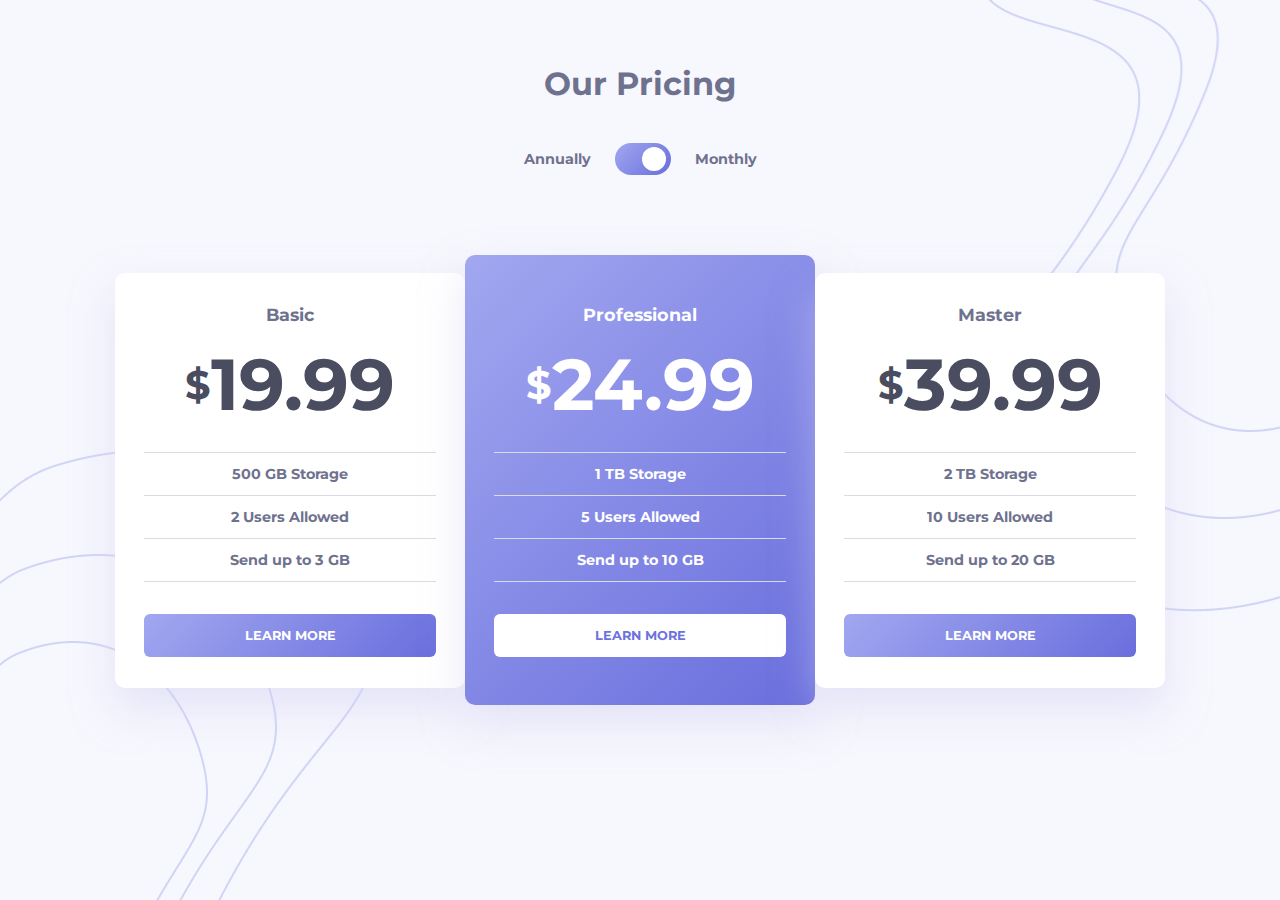
<file: docs/index.html>
<!DOCTYPE html>
<html lang="en">
<head>
    <meta charset="UTF-8">
    <meta http-equiv="X-UA-Compatible" content="IE=edge">
    <meta name="viewport" content="width=device-width, initial-scale=1.0">
    <link rel="stylesheet" href="css/style.min.css">
    <title>Choose a Price</title>
</head>
<body>
    <div class="container">
        <div class="bc-lines"></div>
        <div class="price-title">
            <h1 class="title">Our Pricing</h1>
        </div>

        <form class="price__checkbox">
            <p class="checkbox-text">Annually</p>
            <input type="checkbox" id="checkbox" class="checkbox-input" checked>
            <label for="checkbox" class="checkbox-label"></label>
            <p class="checkbox-text">Monthly</p>
        </form>

        <div class="price__card">
            <div class="card-body">
                <p class="card-title">Basic</p>
                <div class="card-price">
                    <p class="card-price-sum currency">$</p>
                    <p class="card-price-sum sum" data-sum="19.99">19.99</p>
                </div>
                <div class="card-service">
                    <p class="card-desc">500 GB Storage</p>
                    <p class="card-desc">2 Users Allowed</p>
                    <p class="card-desc">Send up to 3 GB</p>
                </div>

                <button class="card-btn">LEARN MORE</button>
            </div>
            <div class="card-body card-body-active">
                <p class="card-title">Professional</p>
                <div class="card-price">
                    <p class="card-price-sum currency">$</p>
                    <p class="card-price-sum sum" data-sum="24.99">24.99</p>
                </div>
                <div class="card-service">
                    <p class="card-desc">1 TB Storage</p>
                    <p class="card-desc">5 Users Allowed</p>
                    <p class="card-desc">Send up to 10 GB</p>
                </div>

                <button class="card-btn">LEARN MORE</button>
            </div>
            <div class="card-body">
                <p class="card-title">Master</p>
                <div class="card-price">
                    <p class="card-price-sum currency">$</p>
                    <p class="card-price-sum sum" data-sum="39.99">39.99</p>
                </div>
                <div class="card-service">
                    <p class="card-desc">2 TB Storage</p>
                    <p class="card-desc">10 Users Allowed</p>
                    <p class="card-desc">Send up to 20 GB</p>
                </div>

                <button class="card-btn">LEARN MORE</button>
            </div>
        </div>
    </div>
    <script src="js/app.min.js" type="module"></script>
</body>
</html>
</file>
<file: docs/css/style.min.css>
@font-face {
  font-family: Montserrat;
  font-display: swap;
  src: url("../fonts/Montserrat-Black.woff2") format("woff2"), url("../fonts/Montserrat-Black.woff") format("woff");
  font-weight: 900;
  font-style: normal;
}
@font-face {
  font-family: Montserrat;
  font-display: swap;
  src: url("../fonts/Montserrat-Bold.woff2") format("woff2"), url("../fonts/Montserrat-Bold.woff") format("woff");
  font-weight: 700;
  font-style: normal;
}
@font-face {
  font-family: Montserrat;
  font-display: swap;
  src: url("../fonts/Montserrat-ExtraBold.woff2") format("woff2"), url("../fonts/Montserrat-ExtraBold.woff") format("woff");
  font-weight: 800;
  font-style: normal;
}
@font-face {
  font-family: Montserrat;
  font-display: swap;
  src: url("../fonts/Montserrat-ExtraLight.woff2") format("woff2"), url("../fonts/Montserrat-ExtraLight.woff") format("woff");
  font-weight: 200;
  font-style: normal;
}
@font-face {
  font-family: Montserrat;
  font-display: swap;
  src: url("../fonts/Montserrat-Light.woff2") format("woff2"), url("../fonts/Montserrat-Light.woff") format("woff");
  font-weight: 300;
  font-style: normal;
}
@font-face {
  font-family: Montserrat;
  font-display: swap;
  src: url("../fonts/Montserrat-Medium.woff2") format("woff2"), url("../fonts/Montserrat-Medium.woff") format("woff");
  font-weight: 500;
  font-style: normal;
}
@font-face {
  font-family: Montserrat;
  font-display: swap;
  src: url("../fonts/Montserrat-Regular.woff2") format("woff2"), url("../fonts/Montserrat-Regular.woff") format("woff");
  font-weight: 400;
  font-style: normal;
}
@font-face {
  font-family: Montserrat;
  font-display: swap;
  src: url("../fonts/Montserrat-SemiBold.woff2") format("woff2"), url("../fonts/Montserrat-SemiBold.woff") format("woff");
  font-weight: 600;
  font-style: normal;
}
@font-face {
  font-family: Montserrat;
  font-display: swap;
  src: url("../fonts/Montserrat-Thin.woff2") format("woff2"), url("../fonts/Montserrat-Thin.woff") format("woff");
  font-weight: 100;
  font-style: normal;
}
p {
  padding: 0;
  margin: 0;
}

input, label, li, ol, ul {
  padding: 0;
  margin: 0;
  border: none;
  outline: none;
}

button {
  border: none;
  outline: none;
  cursor: pointer;
  font-family: "Montserrat";
}

body {
  position: relative;
  box-sizing: border-box;
  font-family: "Montserrat";
  padding: 0;
  margin: 0;
  background: #F7F7FE;
  min-width: 320px;
  width: 100%;
  height: 100%;
  background-image: url("../img/lines.png");
  background-repeat: no-repeat;
  background-attachment: fixed;
  background-position: 150px -150px;
}
@media screen and (min-width: 480px) {
  body {
    background-position: 180px -150px;
  }
}
@media screen and (min-width: 580px) {
  body {
    background-position: 150% -150px;
  }
}
@media screen and (min-width: 1024px) {
  body {
    background-image: url("../img/lines.png"), url("../img/lines-sec.png");
    background-position: 120% -150px, -100px 450px;
  }
}

.container {
  padding: 0 20px;
  margin: 0 auto;
}
@media screen and (min-width: 768px) {
  .container {
    padding: 0 40px;
  }
}
@media screen and (min-width: 1024px) {
  .container {
    padding: 0 60px;
  }
}

.price-title {
  display: flex;
  justify-content: center;
  padding: 64px 0 0;
}

.title {
  margin: 0;
  padding: 0;
  font-weight: 700;
  font-size: 2rem;
  color: #6E728E;
}

.price__checkbox {
  display: flex;
  justify-content: center;
  align-items: center;
  padding: 40px 0 0;
}

.checkbox-text {
  font-weight: 700;
  font-size: 0.9rem;
  color: #6E728E;
}

.checkbox-input {
  appearance: none;
  -moz-appearance: none;
  -webkit-appearance: none;
}

.checkbox-label {
  position: relative;
  width: 56px;
  height: 32px;
  border-radius: 16px;
  margin: 0 24px;
  background: linear-gradient(135deg, #A2A7F0 0%, #696EDD 100%);
  cursor: pointer;
  transition: all 250ms ease;
}
.checkbox-label:hover, .checkbox-label:focus {
  box-shadow: 0px 10px 23px rgba(0, 0, 0, 0.12);
}

.checkbox-label::before {
  position: absolute;
  top: 4px;
  left: 5px;
  content: "";
  width: 24px;
  height: 24px;
  border-radius: 50%;
  background: #fff;
  transition: all 250ms ease;
}

.checkbox-input:checked ~ .checkbox-label::before {
  left: 27px;
}

.price__card {
  display: flex;
  flex-direction: column;
  align-items: center;
  padding: 80px 0;
}

.card-body {
  height: auto;
  width: 100%;
  min-width: 270px;
  max-width: 327px;
  background: #fff;
  padding: 31px 29px;
  box-sizing: border-box;
  box-shadow: 0px 20px 40px rgba(212, 210, 244, 0.5);
  border-radius: 10px;
}
.card-body:nth-child(even) {
  margin: 32px 0;
}

.card-body-active {
  display: flex;
  flex-direction: column;
  justify-content: center;
  min-height: 450px;
  background: linear-gradient(135deg, #A2A7F0 0.06%, #696EDD 100.06%);
}
.card-body-active > .card-title {
  color: #fff;
}
.card-body-active > .card-price > .card-price-sum {
  color: #fff;
}
.card-body-active > .card-service > .card-desc {
  color: #fff;
}
.card-body-active > .card-btn {
  background: #fff;
  color: #6D72DE;
}

.card-title {
  display: flex;
  justify-content: center;
  font-weight: 700;
  font-size: 1.1rem;
  color: #6E728E;
}

.card-price {
  display: flex;
  justify-content: center;
  padding-top: 24px;
}

.card-price-sum {
  color: #4A4D60;
  font-weight: 700;
  font-size: 4.5rem;
  line-height: 71px;
}

.currency {
  font-size: 2.5rem;
}

.card-service {
  margin-top: 32px;
  border-top: 1px solid #dbdce3;
  border-bottom: 1px solid #dbdce3;
}

.card-desc {
  display: flex;
  justify-content: center;
  font-weight: 700;
  font-size: 0.9rem;
  color: #6E728E;
  padding: 12px 0;
}
.card-desc:nth-child(even) {
  border-top: 1px solid #dbdce3;
  border-bottom: 1px solid #dbdce3;
}

.card-btn {
  margin-top: 32px;
  padding: 14px 0;
  width: 100%;
  color: #fff;
  background: linear-gradient(135deg, #A2A7F0 0%, #696EDD 100%);
  border-radius: 6px;
  font-weight: 700;
  font-size: 0.8rem;
  transition: all 250ms ease;
}
.card-btn:hover, .card-btn:focus {
  box-shadow: 0px 10px 23px rgba(0, 0, 0, 0.12);
}

@media screen and (min-width: 1024px) {
  .price__card {
    flex-direction: row;
    justify-content: center;
  }
  .card-body {
    max-width: 350px;
  }
  .card-body:nth-child(even) {
    margin: 0;
  }
}
</file>
